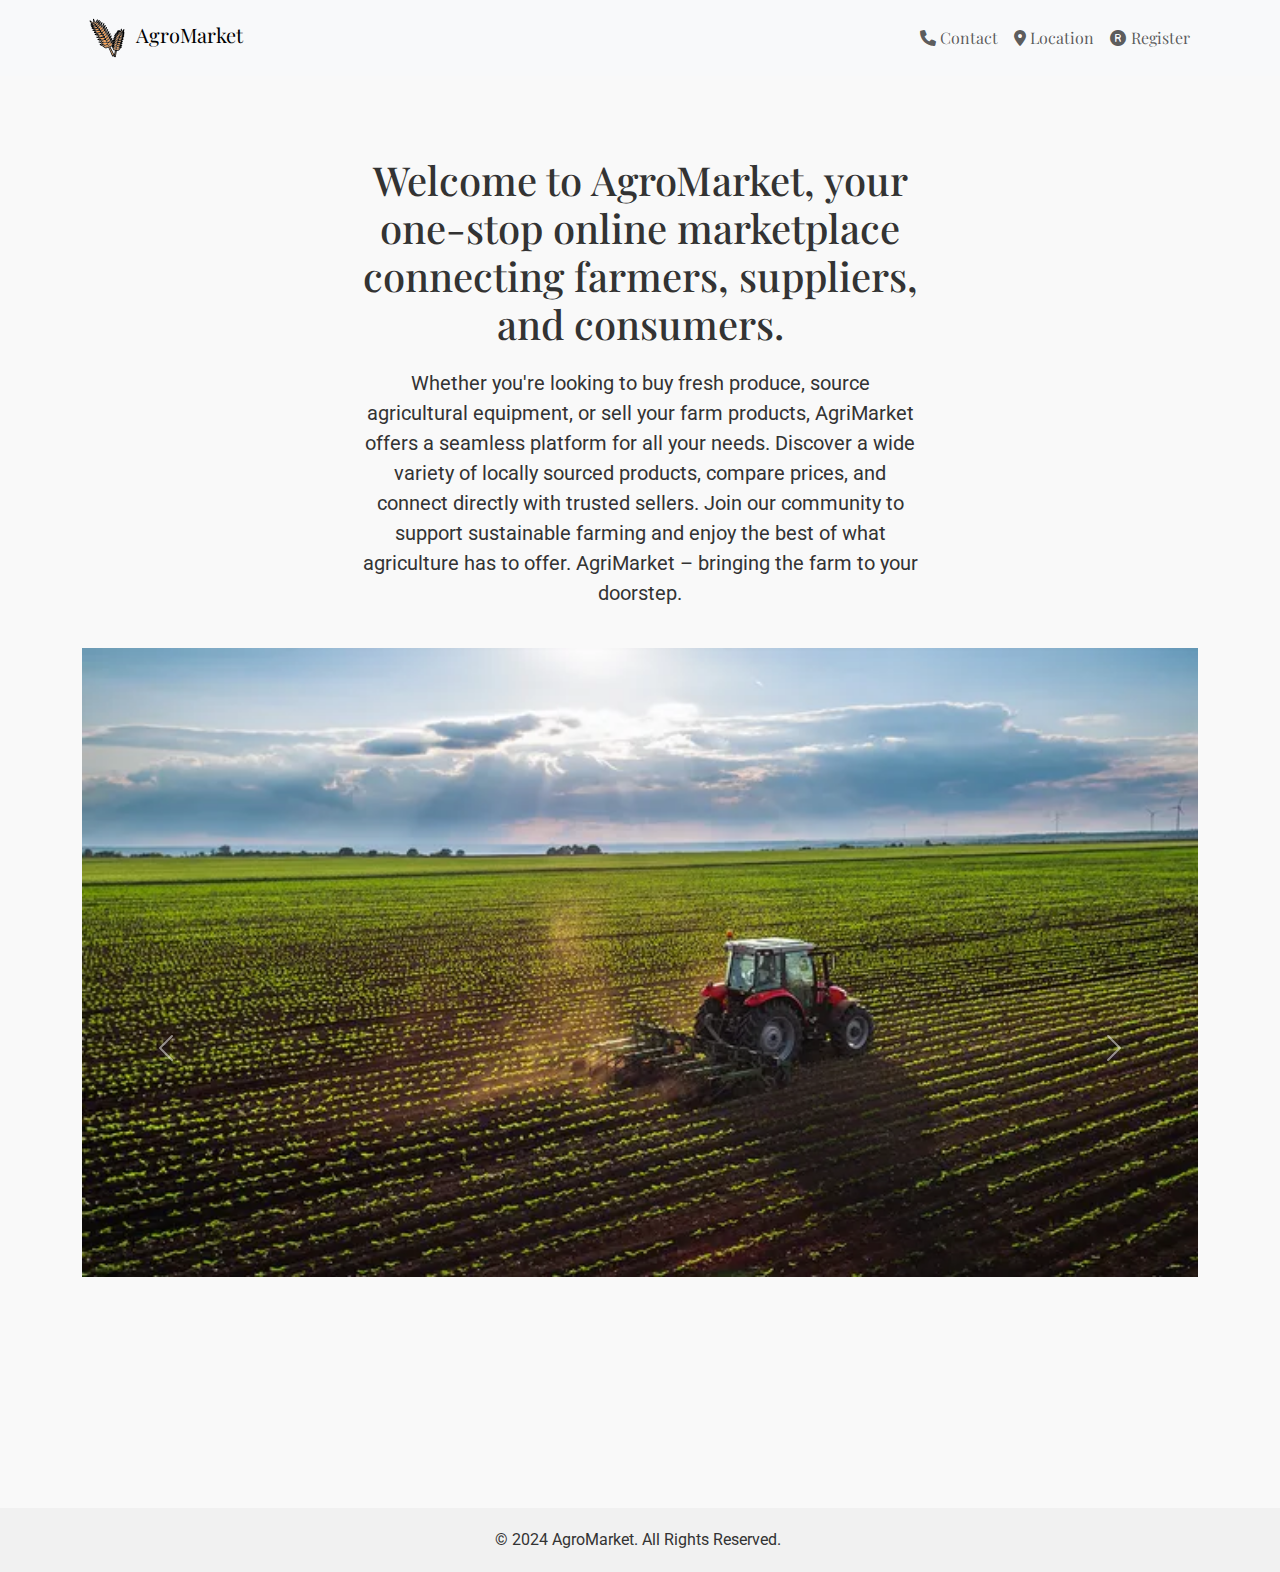
<file: index.html>
<!DOCTYPE html>
<html lang="en">
<head>
  <meta charset="UTF-8">
  <meta name="viewport" content="width=device-width, initial-scale=1.0">
  <title>AgroMarket</title>
  <link href="https://cdn.jsdelivr.net/npm/bootstrap@5.3.0/dist/css/bootstrap.min.css" rel="stylesheet">
  <link href="https://cdnjs.cloudflare.com/ajax/libs/font-awesome/6.0.0-beta3/css/all.min.css" rel="stylesheet">
  <link href="https://fonts.googleapis.com/css2?family=Playfair+Display:wght@400;700&family=Roboto:wght@300;400&display=swap" rel="stylesheet">
  <style>
    body {
      font-family: 'Roboto', sans-serif;
      color: #333;
    }
    h1, h2, h3, h4, h5, h6 {
      font-family: 'Playfair Display', serif;
    }
    .hero {
      background-color: #f9f9f9;
      padding: 60px 0;
      text-align: center;
    }
    .hero-text {
      max-width: 600px;
      margin: 0 auto;
      padding: 20px;
    }
    .navbar {
      font-family: 'Playfair Display', serif;
    }
    .hero-title {
      font-size: 2.5rem;
      margin-bottom: 20px;
    }
    .hero-subtitle {
      font-size: 1.25rem;
      margin-bottom: 20px;
    }
    .content-section {
      padding: 60px 0;
    }
    .footer {
      background-color: #f1f1f1;
      padding: 20px 0;
      text-align: center;
    }

    .carousel-item{
        height: 800px;
    }
  </style>
</head>
<body>

  <nav class="navbar navbar-expand-lg navbar-light bg-light">
    <div class="container">
      <a class="navbar-brand" href="#"><img src="assets/wheat.svg" alt="Wheat icon" height="50px" width="50px"> AgroMarket</a>
      <button class="navbar-toggler" type="button" data-bs-toggle="collapse" data-bs-target="#navbarNav" aria-controls="navbarNav" aria-expanded="false" aria-label="Toggle navigation">
        <span class="navbar-toggler-icon"></span>
      </button>
      <div class="collapse navbar-collapse" id="navbarNav">
        <ul class="navbar-nav ms-auto">
          <li class="nav-item">
            <a class="nav-link" href="contact1.html">
                <i class='fas fa-phone'></i> Contact</a>
          </li>
          <li class="nav-item">
            <a class="nav-link" href="map1.html"><i class="fa fa-map-marker-alt"></i> Location</a>
          </li>
          <li class="nav-item">
            <a class="nav-link" href="regform.html"><i class="fa fa-registered" aria-hidden="true"></i></i> Register</a>
          </li>
        </ul>
      </div>
    </div>
  </nav>

  <header class="hero">
    <div class="container">
      <div class="hero-text">
        <h1 class="hero-title">Welcome to AgroMarket, your one-stop online marketplace connecting farmers, suppliers, and consumers.</h1>
        <p class="hero-subtitle">Whether you're looking to buy fresh produce, source agricultural equipment, or sell your farm products, AgriMarket offers a seamless platform for all your needs. Discover a wide variety of locally sourced products, compare prices, and connect directly with trusted sellers. Join our community to support sustainable farming and enjoy the best of what agriculture has to offer. AgriMarket – bringing the farm to your doorstep.</p>
      </div>
      <div id="heroCarousel" class="carousel slide" data-bs-ride="carousel">
        <div class="carousel-inner">
          <div class="carousel-item active">
            <img src="assets/image 4.webp" class="d-block w-100" alt="Event Image 1" data-bs-toggle="modal" data-bs-target="#imageModal1">
          </div>
          <div class="carousel-item">
            <img src="assets/image 6.png" class="d-block w-100" alt="Event Image 3" data-bs-toggle="modal" data-bs-target="#imageModal3">
          </div>
          <div class="carousel-item">
            <img src="assets/img2.jpg" class="d-block w-100" alt="Event Image 2" data-bs-toggle="modal" data-bs-target="#imageModal2">
          </div>
          <div class="carousel-item">
            <img src="assets/img3.jpg" class="d-block w-100" alt="Event Image 3" data-bs-toggle="modal" data-bs-target="#imageModal3">
          </div>
        </div>
        <button class="carousel-control-prev" type="button" data-bs-target="#heroCarousel" data-bs-slide="prev">
          <span class="carousel-control-prev-icon" aria-hidden="true"></span>
          <span class="visually-hidden">Previous</span>
        </button>
        <button class="carousel-control-next" type="button" data-bs-target="#heroCarousel" data-bs-slide="next">
          <span class="carousel-control-next-icon" aria-hidden="true"></span>
          <span class="visually-hidden">Next</span>
        </button>
      </div>
    </div>
  </header>


  <footer class="footer">
    <div class="container">
      <p class="mb-0">&copy; 2024 AgroMarket. All Rights Reserved. <i class="fa-solid fa-farm"></i></p>
    </div>
  </footer>


  <script src="https://cdn.jsdelivr.net/npm/@popperjs/core@2.9.2/dist/umd/popper.min.js"></script>
  <script src="https://cdn.jsdelivr.net/npm/bootstrap@5.3.0/dist/js/bootstrap.min.js"></script>
</body>
</html>
</file>
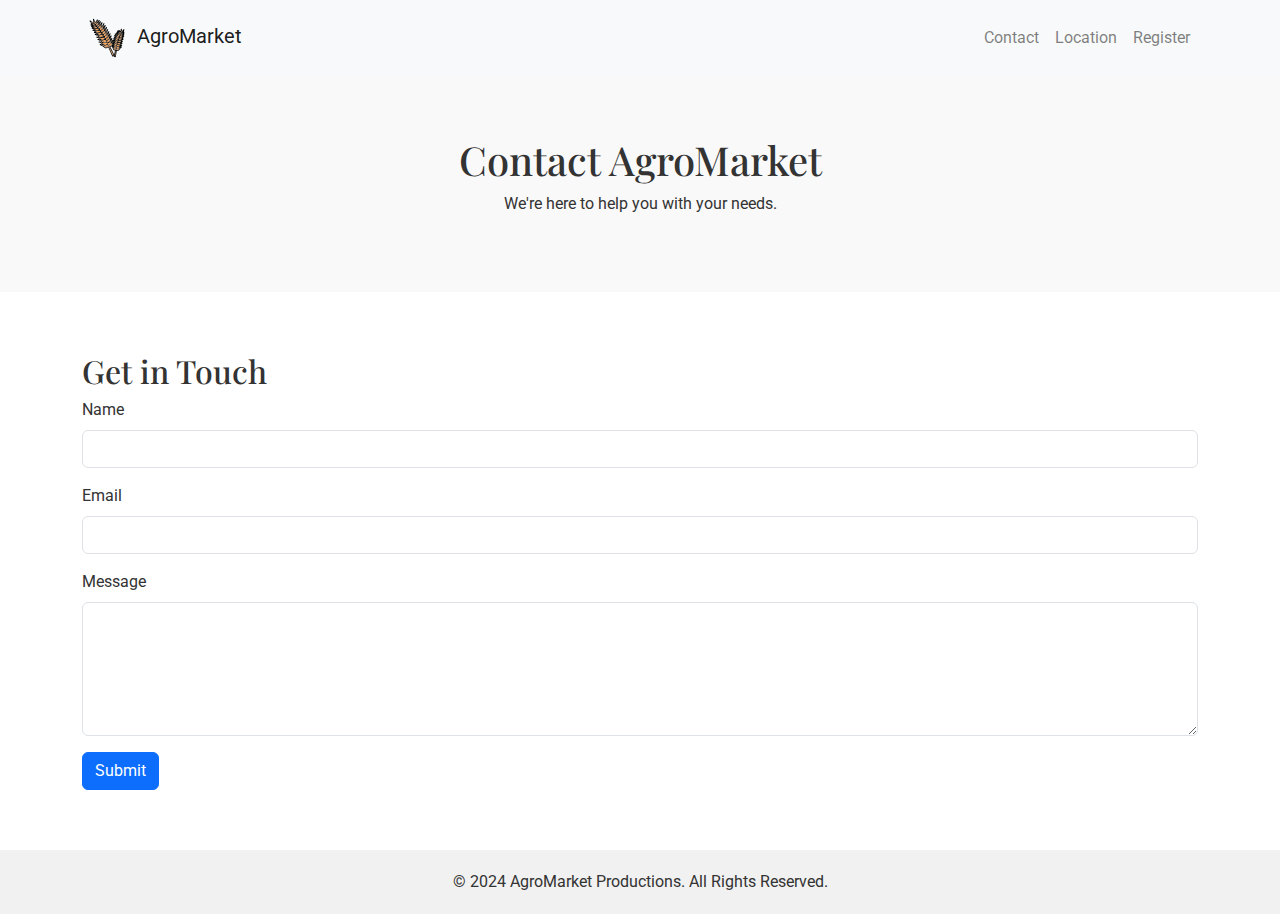
<file: contact1.html>
<!DOCTYPE html>
<html lang="en">
<head>
  <meta charset="UTF-8">
  <meta name="viewport" content="width=device-width, initial-scale=1.0">
  <title>Contact | AgroMarket</title>
  <link href="https://stackpath.bootstrapcdn.com/bootstrap/4.5.2/css/bootstrap.min.css" rel="stylesheet">
  <link href="https://cdn.jsdelivr.net/npm/bootstrap@5.3.0/dist/css/bootstrap.min.css" rel="stylesheet">
  <link href="https://fonts.googleapis.com/css2?family=Playfair+Display:wght@400;700&family=Roboto:wght@300;400&display=swap" rel="stylesheet">
  <style>
    body {
      font-family: 'Roboto', sans-serif;
      color: #333;
    }
    h1, h2, h3, h4, h5, h6 {
      font-family: 'Playfair Display', serif;
    }
    .hero {
      background-color: #f9f9f9;
      padding: 60px 0;
      text-align: center;
    }
    .hero img {
      width: 50%;
      height: auto;
      border-radius: 8px;
    }
    .content-section {
      padding: 60px 0;
    }
    .footer {
      background-color: #f1f1f1;
      padding: 20px 0;
      text-align: center;
    }
  </style>
</head>
<body>

  <nav class="navbar navbar-expand-lg navbar-light bg-light">
    <div class="container">
      <a class="navbar-brand" href="index.html"><img src="assets/wheat.svg" alt="Wheat icon" height="50px" width="50px"> AgroMarket</a>
      <button class="navbar-toggler" type="button" data-bs-toggle="collapse" data-bs-target="#navbarNav" aria-controls="navbarNav" aria-expanded="false" aria-label="Toggle navigation">
        <span class="navbar-toggler-icon"></span>
      </button>
      <div class="collapse navbar-collapse" id="navbarNav">
        <ul class="navbar-nav ms-auto">
          <li class="nav-item">
            <a class="nav-link" href="contact1.html">
                <i class='fas fa-phone'></i> Contact</a>
          </li>
          <li class="nav-item">
            <a class="nav-link" href="map1.html"><i class="fa fa-map-marker-alt"></i> Location</a>
          </li>
          <li class="nav-item">
            <a class="nav-link" href="regform.html"><i class="fa fa-registered" aria-hidden="true"></i></i> Register</a>
          </li>
        </ul>
      </div>
    </div>
  </nav>

  <header class="hero">
    <div class="container">
      <h1>Contact AgroMarket</h1>
      <p>We're here to help you with your needs.</p>
    </div>
  </header>

  <section class="content-section">
    <div class="container">
      <h2>Get in Touch</h2>
      <form>
        <div class="mb-3">
          <label for="name" class="form-label">Name</label>
          <input type="text" class="form-control" id="name" required>
        </div>
        <div class="mb-3">
          <label for="email" class="form-label">Email</label>
          <input type="email" class="form-control" id="email" required>
        </div>
        <div class="mb-3">
          <label for="message" class="form-label">Message</label>
          <textarea class="form-control" id="message" rows="5" required></textarea>
        </div>
        <!-- Button trigger modal -->
<button type="button" class="btn btn-primary" data-toggle="modal" data-target="#exampleModal">
  Submit
</button>

<!-- Modal -->
<div class="modal fade" id="exampleModal" tabindex="-1" role="dialog" aria-labelledby="exampleModalLabel" aria-hidden="true">
  <div class="modal-dialog" role="document">
    <div class="modal-content">
      <div class="modal-header">
        <h5 class="modal-title" id="exampleModalLabel">Are you sure?</h5>
        <button type="button" class="close" data-dismiss="modal" aria-label="Close">
          <span aria-hidden="true">&times;</span>
        </button>
      </div>
      <div class="modal-body">
        Ensure all details are correct.
      </div>
      <div class="modal-footer">
        <button type="button" class="btn btn-secondary" data-dismiss="modal">Close</button>
        <button type="button" class="btn btn-primary" data-dismiss="modal">Submit</button>
      </div>
    </div>
  </div>
</div>
      </form>
    </div>
  </section>

  <footer class="footer">
    <div class="container">
      <p class="mb-0">&copy; 2024 AgroMarket Productions. All Rights Reserved.</p>
      
    </div>
  </footer>
  <script src="https://code.jquery.com/jquery-3.5.1.slim.min.js"></script>
  <script src="https://cdn.jsdelivr.net/npm/@popperjs/core@2.5.4/dist/umd/popper.min.js"></script>
  <script src="https://stackpath.bootstrapcdn.com/bootstrap/4.5.2/js/bootstrap.min.js"></script>
  <script src="https://cdn.jsdelivr.net/npm/@popperjs/core@2.9.2/dist/umd/popper.min.js"></script>
  <script src="https://cdn.jsdelivr.net/npm/bootstrap@5.3.0/dist/js/bootstrap.min.js"></script>
</body>
</html>
</file>
